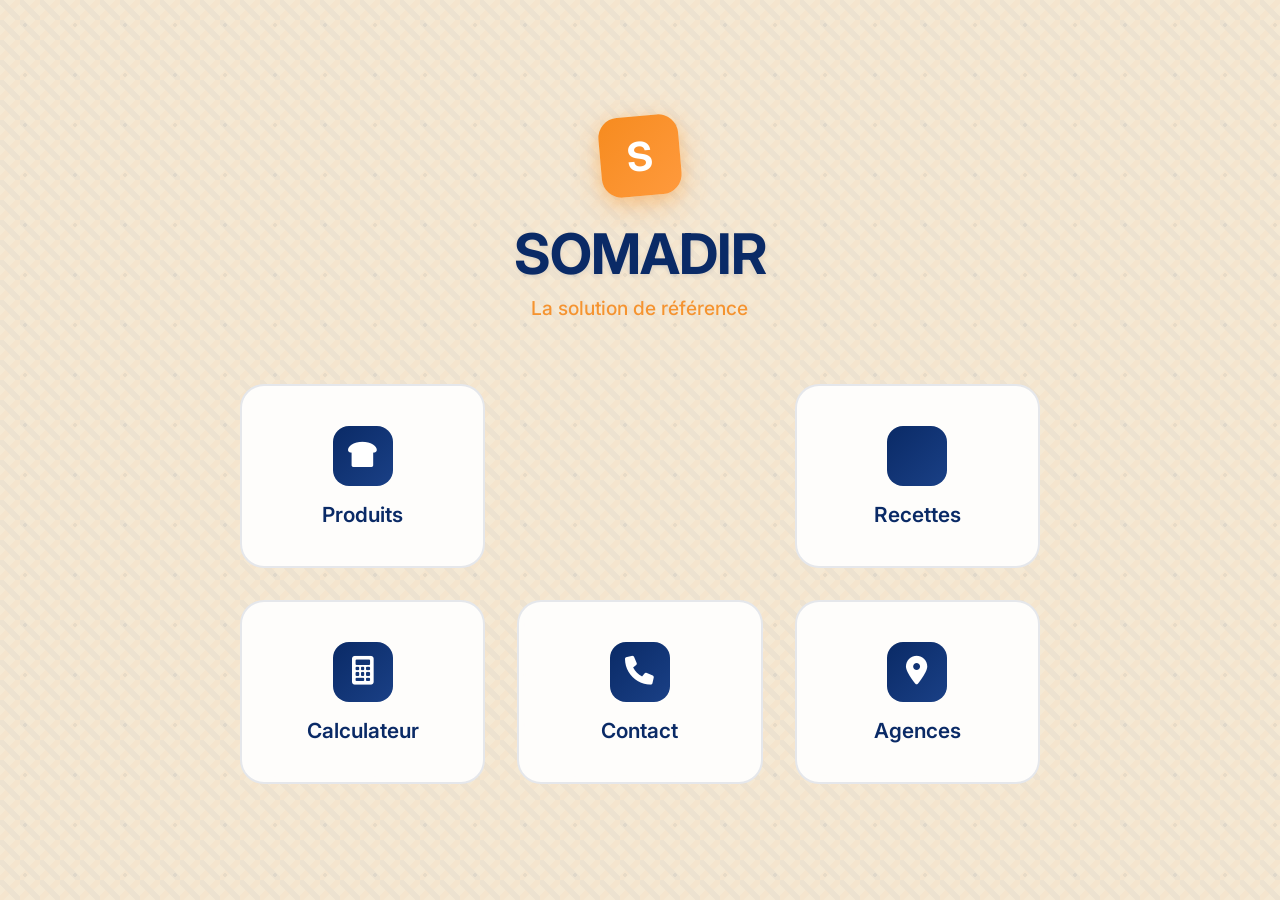
<file: index.html>
<!DOCTYPE html>
<html lang="fr">
<head>
    <meta charset="UTF-8">
    <meta name="viewport" content="width=device-width, initial-scale=1.0">
    <title>SOMADIR - La solution de référence</title>
    <link rel="stylesheet" href="styles.css">
    <link href="https://cdnjs.cloudflare.com/ajax/libs/font-awesome/6.0.0/css/all.min.css" rel="stylesheet">
    <link href="https://fonts.googleapis.com/css2?family=Inter:wght@300;400;500;600;700&display=swap" rel="stylesheet">
</head>
<body>
    <div class="container">
        <!-- Header -->
        <header class="header">
            <div class="logo">
                <div class="logo-icon">S</div>
            </div>
            <div class="header-text">
                <h1 class="title">SOMADIR</h1>
                <p class="subtitle">La solution de référence</p>
            </div>
        </header>

        <!-- Main Grid -->
        <main class="grid-container">
            <div class="grid-item top-left" data-section="produits">
                <div class="icon-wrapper">
                    <i class="fas fa-bread-slice"></i>
                </div>
                <h3>Produits</h3>
            </div>

            <div class="grid-item top-right" data-section="recettes">
                <div class="icon-wrapper">
                    <i class="fas fa-user-chef"></i>
                </div>
                <h3>Recettes</h3>
            </div>

            <div class="grid-item bottom-left" data-section="calculateur">
                <div class="icon-wrapper">
                    <i class="fas fa-calculator"></i>
                </div>
                <h3>Calculateur</h3>
            </div>

            <div class="grid-item bottom-right" data-section="agences">
                <div class="icon-wrapper">
                    <i class="fas fa-map-marker-alt"></i>
                </div>
                <h3>Agences</h3>
            </div>

            <div class="grid-item bottom-center" data-section="contact">
                <div class="icon-wrapper">
                    <i class="fas fa-phone"></i>
                </div>
                <h3>Contact</h3>
            </div>
        </main>
    </div>

    <script src="script.js"></script>
</body>
</html>
</file>
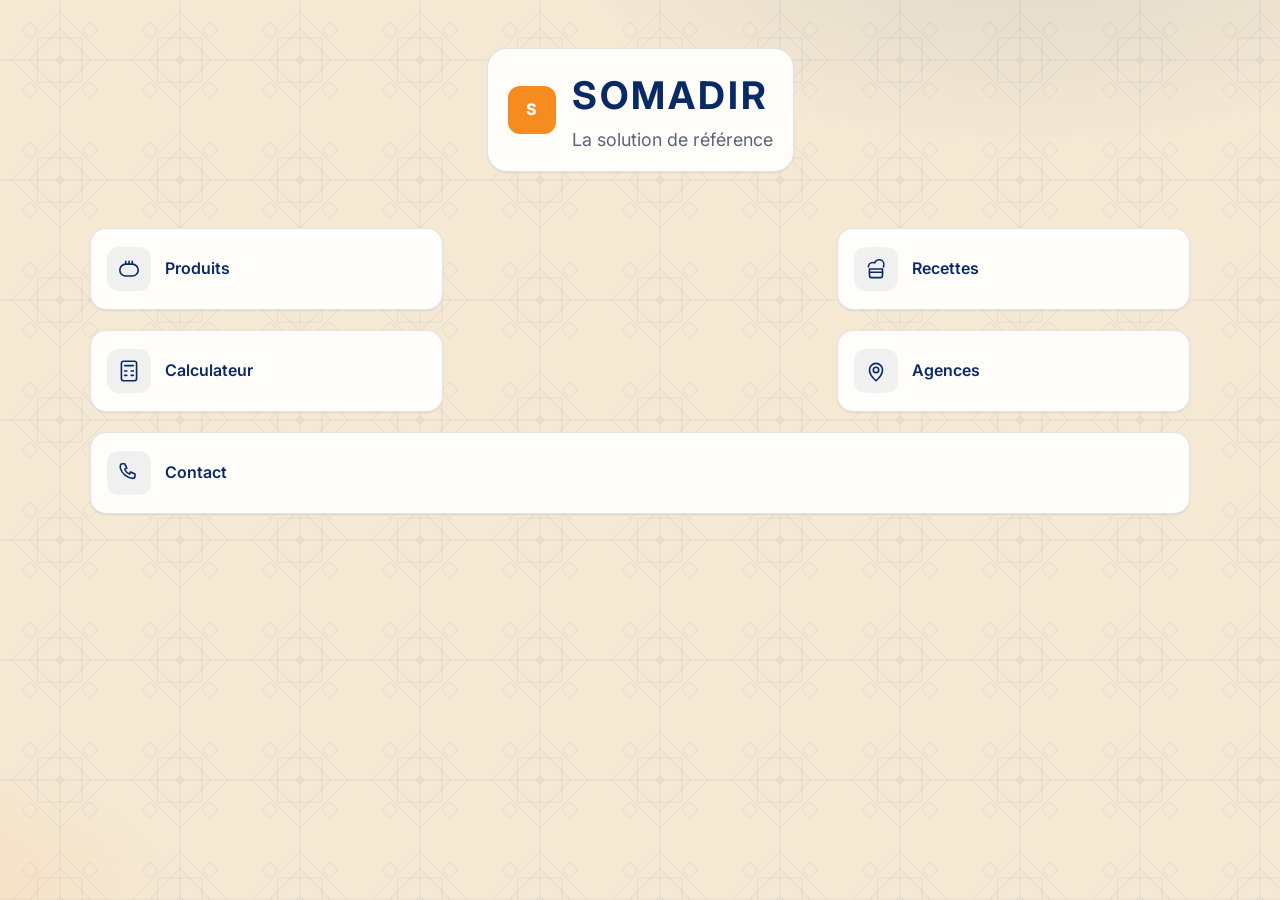
<file: somadir/index.html>
<!doctype html>
<html lang="fr">
  <head>
    <meta charset="utf-8" />
    <meta name="viewport" content="width=device-width, initial-scale=1" />
    <title>Somadir — Accueil</title>
    <meta name="description" content="Somadir — La solution de référence" />
    <link rel="preconnect" href="https://fonts.googleapis.com" />
    <link rel="preconnect" href="https://fonts.gstatic.com" crossorigin />
    <link href="https://fonts.googleapis.com/css2?family=Inter:wght@400;600;700&display=swap" rel="stylesheet" />
    <link rel="stylesheet" href="./styles/theme.css" />
    <link rel="stylesheet" href="./styles/main.css" />
  </head>
  <body>
    <div class="background" aria-hidden="true"></div>
    <header class="site-header">
      <div class="container header-inner">
        <div class="brand">
          <div class="logo" aria-hidden="true" role="img" aria-label="Logo Somadir en orange">S</div>
          <div class="titles">
            <h1 class="brand-title">SOMADIR</h1>
            <p class="brand-subtitle">La solution de référence</p>
          </div>
        </div>
      </div>
    </header>

    <main class="container">
      <nav class="icons-grid" aria-label="Navigation principale">
        <!-- Items will be injected here -->
      </nav>
    </main>

    <script src="./scripts/main.js" type="module"></script>
  </body>
  </html>
</file>
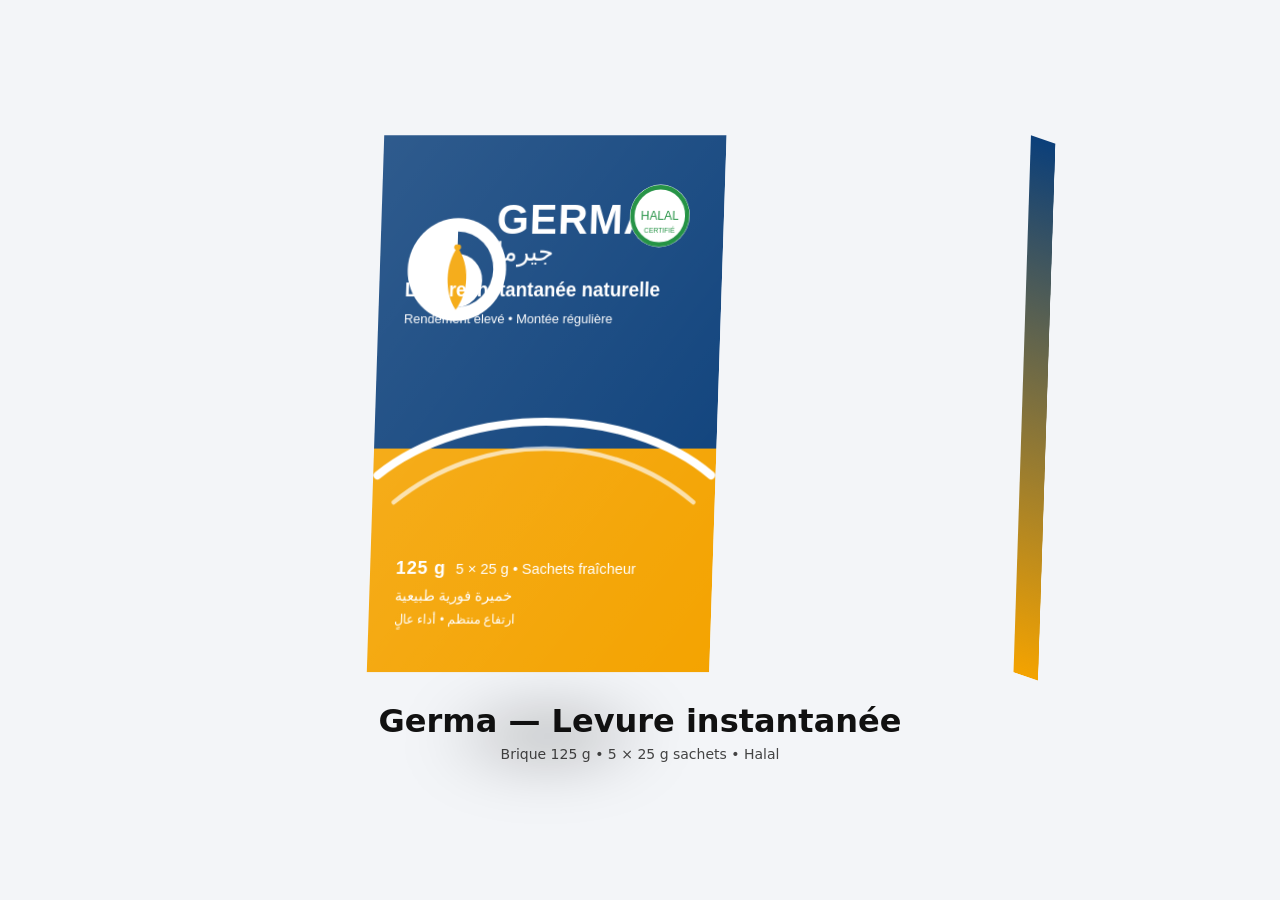
<file: design/germa/mockup.html>
<!doctype html>
<html lang="fr">
  <head>
    <meta charset="utf-8"/>
    <meta name="viewport" content="width=device-width, initial-scale=1"/>
    <title>Germa – Pack Mockup</title>
    <style>
      :root{
        --cobalt:#0B3F7A; --saffron:#F4A300; --white:#ffffff; --halal:#138A36;
      }
      *{box-sizing:border-box} body{margin:0; font-family:system-ui, -apple-system, Segoe UI, Roboto, Arial, sans-serif; background:#f3f5f8; color:#111}
      .stage{min-height:100vh; display:grid; place-items:center; padding:40px}
      .pack{width:360px; height:540px; position:relative; transform-style:preserve-3d; transform:rotateY(-18deg) rotateX(6deg); animation:float 6s ease-in-out infinite alternate}
      .side, .front, .top{position:absolute; inset:0; background:#ddd;}
      .front{background:#fff url('./front-label.svg') center/cover no-repeat; transform:translateZ(40px)}
      .side{width:80px; left:auto; right:-40px; transform:rotateY(90deg) translateZ(320px); background:linear-gradient(180deg,var(--cobalt),var(--saffron));}
      .top{height:80px; top:-40px; transform:rotateX(90deg) translateZ(270px); background:linear-gradient(90deg,var(--cobalt) 40%,var(--white) 40% 60%,var(--saffron) 60%)}
      .shadow{position:absolute; inset:auto 0 -120px 0; height:120px; filter:blur(28px); background:radial-gradient(closest-side, rgba(0,0,0,.28), transparent 70%);} 
      @keyframes float{to{transform:rotateY(-22deg) rotateX(8deg) translateY(-6px)}}
      .caption{margin-top:24px; text-align:center}
      .specs{margin:6px 0 0; color:#444; font-size:14px}
    </style>
  </head>
  <body>
    <div class="stage">
      <div>
        <div class="pack" aria-label="Pack Germa 125 g">
          <div class="front" title="Face avant Germa"></div>
          <div class="side"></div>
          <div class="top"></div>
          <div class="shadow"></div>
        </div>
        <div class="caption">
          <h1 style="margin:0 0 4px">Germa — Levure instantanée</h1>
          <p class="specs">Brique 125 g • 5 × 25 g sachets • Halal</p>
        </div>
      </div>
    </div>
  </body>
  </html>
</file>
<file: styles.css>
/* Reset and Base Styles */
* {
    margin: 0;
    padding: 0;
    box-sizing: border-box;
}

body {
    font-family: 'Inter', -apple-system, BlinkMacSystemFont, 'Segoe UI', Roboto, sans-serif;
    background-color: #F5E9D4;
    color: #0A2A66;
    min-height: 100vh;
    position: relative;
    overflow-x: hidden;
}

/* Moroccan Zelij Pattern Background */
body::before {
    content: '';
    position: fixed;
    top: 0;
    left: 0;
    width: 100%;
    height: 100%;
    opacity: 0.05;
    z-index: -1;
    background-image: 
        radial-gradient(circle at 25px 25px, #0A2A66 2px, transparent 2px),
        radial-gradient(circle at 75px 75px, #F68B1F 1px, transparent 1px);
    background-size: 50px 50px;
    background-position: 0 0, 25px 25px;
}

/* Subtle geometric pattern overlay */
body::after {
    content: '';
    position: fixed;
    top: 0;
    left: 0;
    width: 100%;
    height: 100%;
    opacity: 0.03;
    z-index: -1;
    background-image: 
        linear-gradient(45deg, transparent 40%, #0A2A66 40%, #0A2A66 60%, transparent 60%),
        linear-gradient(-45deg, transparent 40%, #F68B1F 40%, #F68B1F 60%, transparent 60%);
    background-size: 20px 20px;
}

.container {
    max-width: 1200px;
    margin: 0 auto;
    padding: 2rem;
    min-height: 100vh;
    display: flex;
    flex-direction: column;
    justify-content: center;
    align-items: center;
}

/* Header Styles */
.header {
    text-align: center;
    margin-bottom: 4rem;
    display: flex;
    flex-direction: column;
    align-items: center;
    gap: 1.5rem;
}

.logo {
    position: relative;
}

.logo-icon {
    width: 80px;
    height: 80px;
    background: linear-gradient(135deg, #F68B1F 0%, #ff9a3d 100%);
    color: white;
    border-radius: 20px;
    display: flex;
    align-items: center;
    justify-content: center;
    font-size: 2.5rem;
    font-weight: 700;
    box-shadow: 
        0 10px 30px rgba(246, 139, 31, 0.3),
        0 4px 15px rgba(246, 139, 31, 0.2);
    position: relative;
    transform: rotate(-5deg);
    transition: all 0.3s ease;
}

.logo-icon:hover {
    transform: rotate(0deg) scale(1.05);
    box-shadow: 
        0 15px 40px rgba(246, 139, 31, 0.4),
        0 6px 20px rgba(246, 139, 31, 0.3);
}

.header-text {
    text-align: center;
}

.title {
    font-size: 3.5rem;
    font-weight: 700;
    color: #0A2A66;
    margin-bottom: 0.5rem;
    letter-spacing: -0.02em;
    text-shadow: 0 2px 4px rgba(10, 42, 102, 0.1);
}

.subtitle {
    font-size: 1.2rem;
    color: #F68B1F;
    font-weight: 500;
    opacity: 0.9;
}

/* Grid Layout */
.grid-container {
    display: grid;
    grid-template-columns: repeat(3, 1fr);
    grid-template-rows: repeat(2, 1fr);
    gap: 2rem;
    width: 100%;
    max-width: 800px;
    height: 400px;
}

/* Grid Item Positioning */
.top-left {
    grid-column: 1;
    grid-row: 1;
}

.top-right {
    grid-column: 3;
    grid-row: 1;
}

.bottom-left {
    grid-column: 1;
    grid-row: 2;
}

.bottom-right {
    grid-column: 3;
    grid-row: 2;
}

.bottom-center {
    grid-column: 2;
    grid-row: 2;
}

/* Grid Item Styles */
.grid-item {
    background: rgba(255, 255, 255, 0.9);
    border-radius: 24px;
    padding: 2rem;
    display: flex;
    flex-direction: column;
    align-items: center;
    justify-content: center;
    text-align: center;
    cursor: pointer;
    transition: all 0.3s cubic-bezier(0.4, 0, 0.2, 1);
    border: 2px solid rgba(10, 42, 102, 0.1);
    backdrop-filter: blur(10px);
    position: relative;
    overflow: hidden;
}

.grid-item::before {
    content: '';
    position: absolute;
    top: 0;
    left: -100%;
    width: 100%;
    height: 100%;
    background: linear-gradient(90deg, transparent, rgba(246, 139, 31, 0.1), transparent);
    transition: left 0.5s ease;
}

.grid-item:hover::before {
    left: 100%;
}

.grid-item:hover {
    transform: translateY(-8px) scale(1.02);
    box-shadow: 
        0 20px 40px rgba(10, 42, 102, 0.15),
        0 8px 20px rgba(246, 139, 31, 0.1);
    border-color: rgba(246, 139, 31, 0.3);
    background: rgba(255, 255, 255, 0.95);
}

.icon-wrapper {
    width: 60px;
    height: 60px;
    background: linear-gradient(135deg, #0A2A66 0%, #1a4086 100%);
    border-radius: 16px;
    display: flex;
    align-items: center;
    justify-content: center;
    margin-bottom: 1rem;
    transition: all 0.3s ease;
    position: relative;
    z-index: 1;
}

.grid-item:hover .icon-wrapper {
    background: linear-gradient(135deg, #F68B1F 0%, #ff9a3d 100%);
    transform: scale(1.1) rotate(5deg);
}

.icon-wrapper i {
    font-size: 1.8rem;
    color: white;
}

.grid-item h3 {
    font-size: 1.3rem;
    font-weight: 600;
    color: #0A2A66;
    margin: 0;
    position: relative;
    z-index: 1;
    transition: color 0.3s ease;
}

.grid-item:hover h3 {
    color: #F68B1F;
}

/* Active/Focus States */
.grid-item:active {
    transform: translateY(-4px) scale(0.98);
}

.grid-item:focus {
    outline: none;
    box-shadow: 
        0 20px 40px rgba(10, 42, 102, 0.15),
        0 0 0 3px rgba(246, 139, 31, 0.3);
}

/* Responsive Design */
@media (max-width: 768px) {
    .container {
        padding: 1rem;
    }
    
    .title {
        font-size: 2.5rem;
    }
    
    .subtitle {
        font-size: 1rem;
    }
    
    .logo-icon {
        width: 60px;
        height: 60px;
        font-size: 2rem;
    }
    
    .grid-container {
        grid-template-columns: repeat(2, 1fr);
        grid-template-rows: repeat(3, 1fr);
        gap: 1.5rem;
        height: auto;
        max-width: 400px;
    }
    
    .top-left {
        grid-column: 1;
        grid-row: 1;
    }
    
    .top-right {
        grid-column: 2;
        grid-row: 1;
    }
    
    .bottom-left {
        grid-column: 1;
        grid-row: 2;
    }
    
    .bottom-right {
        grid-column: 2;
        grid-row: 2;
    }
    
    .bottom-center {
        grid-column: 1 / 3;
        grid-row: 3;
    }
    
    .grid-item {
        padding: 1.5rem;
        min-height: 120px;
    }
    
    .icon-wrapper {
        width: 50px;
        height: 50px;
        margin-bottom: 0.8rem;
    }
    
    .icon-wrapper i {
        font-size: 1.5rem;
    }
    
    .grid-item h3 {
        font-size: 1.1rem;
    }
}

@media (max-width: 480px) {
    .header {
        margin-bottom: 2rem;
    }
    
    .title {
        font-size: 2rem;
    }
    
    .grid-container {
        gap: 1rem;
        max-width: 300px;
    }
    
    .grid-item {
        padding: 1rem;
        min-height: 100px;
    }
    
    .icon-wrapper {
        width: 40px;
        height: 40px;
        margin-bottom: 0.6rem;
    }
    
    .icon-wrapper i {
        font-size: 1.2rem;
    }
    
    .grid-item h3 {
        font-size: 1rem;
    }
}

/* Animation for page load */
@keyframes fadeInUp {
    from {
        opacity: 0;
        transform: translateY(30px);
    }
    to {
        opacity: 1;
        transform: translateY(0);
    }
}

.header {
    animation: fadeInUp 0.8s ease-out;
}

.grid-item {
    animation: fadeInUp 0.8s ease-out;
    animation-fill-mode: both;
}

.grid-item:nth-child(1) { animation-delay: 0.1s; }
.grid-item:nth-child(2) { animation-delay: 0.2s; }
.grid-item:nth-child(3) { animation-delay: 0.3s; }
.grid-item:nth-child(4) { animation-delay: 0.4s; }
.grid-item:nth-child(5) { animation-delay: 0.5s; }
</file>
<file: somadir/styles/theme.css>
/* Theme variables and base typography for Somadir */

:root {
  /* Brand colors */
  --color-primary: #0A2A66; /* deep blue */
  --color-secondary: #F68B1F; /* orange */
  --color-background: #F5E9D4; /* warm sand */
  --color-surface: #FFFDF9; /* soft off-white for cards */
  --color-surface-border: rgba(10, 42, 102, 0.12);
  --color-muted: #5b6476; /* neutral text */

  /* Effects */
  --radius-card: 16px;
  --radius-button: 12px;
  --shadow-sm: 0 1px 2px rgba(10, 42, 102, 0.06), 0 1px 1px rgba(10, 42, 102, 0.04);
  --shadow-md: 0 6px 16px rgba(10, 42, 102, 0.10), 0 2px 4px rgba(10, 42, 102, 0.06);
  --focus-ring: 0 0 0 3px rgba(246, 139, 31, 0.35);

  /* Typography */
  --font-sans: "Inter", "Source Sans 3", ui-sans-serif, system-ui, -apple-system,
    "Segoe UI", Roboto, Ubuntu, Cantarell, "Noto Sans", "Helvetica Neue", Arial, sans-serif;

  /* Fluid type scale */
  --step--2: clamp(0.78rem, 0.73rem + 0.18vw, 0.88rem);
  --step--1: clamp(0.92rem, 0.86rem + 0.24vw, 1.06rem);
  --step-0: clamp(1rem, 0.96rem + 0.20vw, 1.125rem);
  --step-1: clamp(1.17rem, 1.08rem + 0.46vw, 1.45rem);
  --step-2: clamp(1.44rem, 1.30rem + 0.82vw, 1.88rem);
  --step-3: clamp(1.78rem, 1.57rem + 1.24vw, 2.38rem);
}

html {
  font-family: var(--font-sans);
  font-size: 16px;
  -webkit-text-size-adjust: 100%;
}

body {
  margin: 0;
  color: var(--color-primary);
  background-color: var(--color-background);
  line-height: 1.6;
  text-rendering: optimizeLegibility;
  -webkit-font-smoothing: antialiased;
  -moz-osx-font-smoothing: grayscale;
}

/* Headings */
h1, h2, h3 {
  margin: 0;
  font-weight: 700;
  letter-spacing: 0.01em;
}

h1 { font-size: var(--step-3); }
h2 { font-size: var(--step-2); }
h3 { font-size: var(--step-1); }

p {
  margin: 0;
  font-size: var(--step-0);
  color: var(--color-muted);
}

a {
  color: inherit;
  text-decoration: none;
}

/* Focus styles */
:focus-visible {
  outline: none;
  box-shadow: var(--focus-ring);
  border-radius: 8px;
}

/* Utilities */
.container {
  max-width: 1100px;
  margin-inline: auto;
  padding: 24px;
}

.visually-hidden {
  position: absolute;
  width: 1px;
  height: 1px;
  padding: 0;
  margin: -1px;
  overflow: hidden;
  clip: rect(0, 0, 0, 0);
  white-space: nowrap;
  border: 0;
}
</file>
<file: somadir/styles/main.css>
/* Layout and components for Somadir Accueil */

.background {
  position: fixed;
  inset: 0;
  background:
    radial-gradient(1200px 600px at 80% -10%, rgba(10, 42, 102, 0.10), rgba(10, 42, 102, 0) 40%),
    radial-gradient(800px 400px at -10% 100%, rgba(246, 139, 31, 0.12), rgba(246, 139, 31, 0) 40%),
    url('../assets/images/zellige.svg'),
    var(--color-background);
  background-repeat: no-repeat, no-repeat, repeat, no-repeat;
  background-size: auto, auto, 120px 120px, auto;
  background-position: center, center, 0 0, center;
  pointer-events: none;
  z-index: 0;
}

.site-header {
  position: relative;
  z-index: 1;
  padding-top: 24px;
  padding-bottom: 8px;
}

.header-inner {
  display: flex;
  align-items: center;
  justify-content: center;
}

.brand {
  display: flex;
  align-items: center;
  gap: 16px;
  padding: 16px 20px;
  background: var(--color-surface);
  border: 1px solid var(--color-surface-border);
  border-radius: 20px;
  box-shadow: var(--shadow-sm);
}

.logo {
  width: 48px;
  height: 48px;
  display: grid;
  place-items: center;
  color: #fff;
  background: var(--color-secondary);
  border-radius: 12px;
  font-weight: 800;
  letter-spacing: 0.02em;
}

.titles {
  display: grid;
}

.brand-title {
  color: var(--color-primary);
  letter-spacing: 0.08em;
}

.brand-subtitle {
  color: var(--color-muted);
}

main.container {
  position: relative;
  z-index: 1;
  padding-top: 24px;
  padding-bottom: 48px;
}

.icons-grid {
  display: grid;
  grid-template-columns: repeat(2, minmax(0, 1fr));
  gap: 16px;
}

@media (min-width: 720px) {
  .icons-grid {
    grid-template-columns: repeat(3, minmax(0, 1fr));
    grid-auto-rows: 1fr;
    gap: 20px;
  }

  /* Explicit placement (top-left, top-right, bottom-left, bottom-right, bottom-center) */
  .pos-top-left { grid-column: 1; grid-row: 1; }
  .pos-top-right { grid-column: 3; grid-row: 1; }
  .pos-bottom-left { grid-column: 1; grid-row: 2; }
  .pos-bottom-right { grid-column: 3; grid-row: 2; }
  .pos-bottom-center { grid-column: 2; grid-row: 3; }
}

/* Mobile placement fallback: simple order that approximates the requested layout */
.icon-card[data-position="haut gauche"] { order: 1; }
.icon-card[data-position="haut droite"] { order: 2; }
.icon-card[data-position="bas gauche"] { order: 3; }
.icon-card[data-position="bas droite"] { order: 4; }
.icon-card[data-position="bas centré"],
.icon-card[data-position="bas centre"] { order: 5; grid-column: 1 / -1; }

.icon-card {
  display: flex;
  align-items: center;
  gap: 14px;
  padding: 18px 16px;
  background: var(--color-surface);
  border: 1px solid var(--color-surface-border);
  border-radius: var(--radius-card);
  box-shadow: var(--shadow-sm);
  transition: transform 160ms ease, box-shadow 160ms ease, border-color 160ms ease;
}

.icon-card:hover {
  transform: translateY(-2px);
  box-shadow: var(--shadow-md);
  border-color: rgba(10, 42, 102, 0.22);
}

.icon-card:active {
  transform: translateY(0);
}

.icon {
  width: 44px;
  height: 44px;
  display: grid;
  place-items: center;
  border-radius: 12px;
  background: rgba(10, 42, 102, 0.06);
  color: var(--color-primary);
}

.icon svg {
  width: 26px;
  height: 26px;
}

.icon-label {
  font-weight: 600;
  color: var(--color-primary);
}

.sr-only {
  position: absolute;
  width: 1px;
  height: 1px;
  padding: 0;
  margin: -1px;
  overflow: hidden;
  clip: rect(0, 0, 0, 0);
  white-space: nowrap;
  border: 0;
}

/* Accessibility: reduce motion */
@media (prefers-reduced-motion: reduce) {
  * {
    transition-duration: 0s !important;
    animation-duration: 0s !important;
    scroll-behavior: auto !important;
  }
}
</file>
